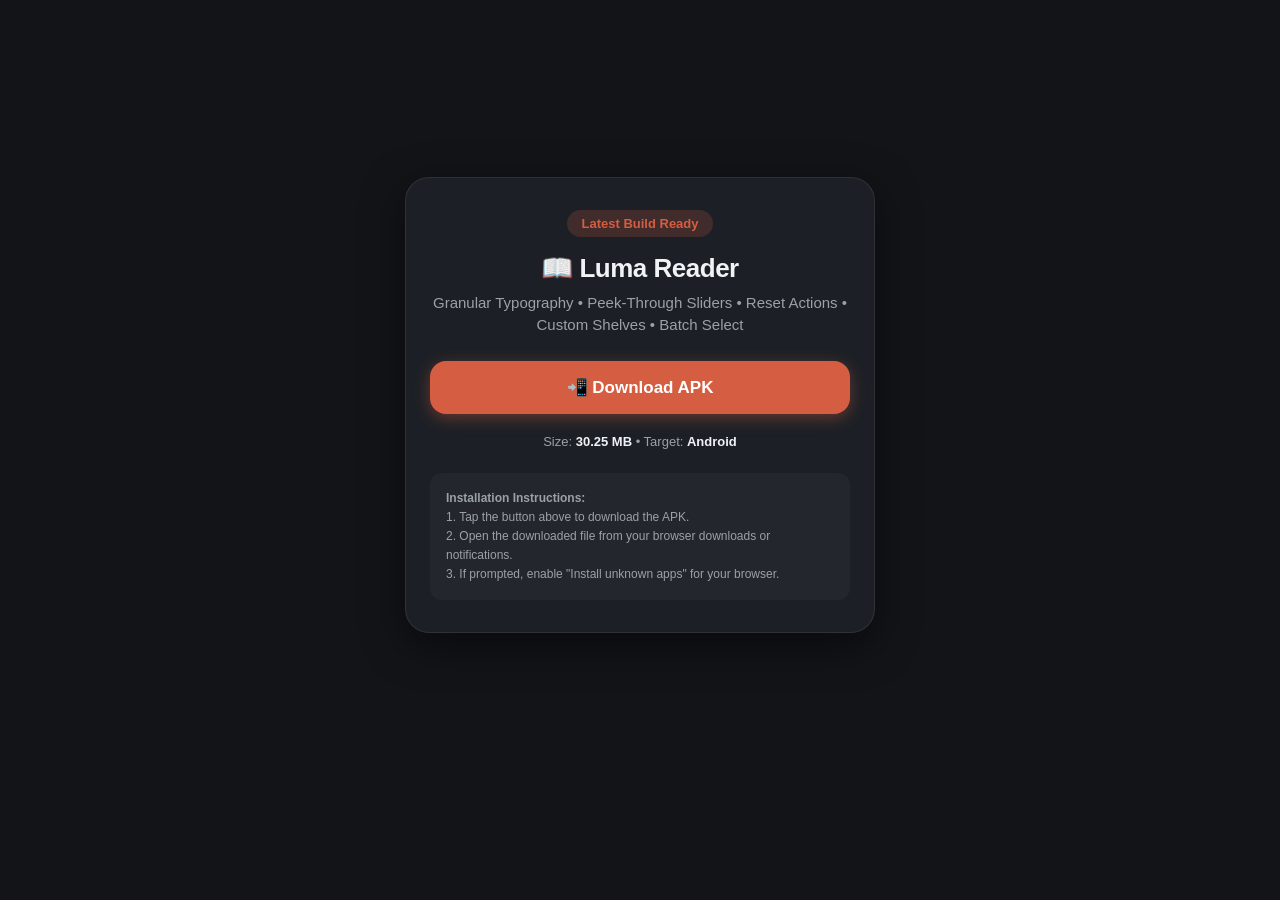
<file: index.html>
﻿<!DOCTYPE html>
<html lang="en">
<head>
  <meta charset="UTF-8">
  <meta name="viewport" content="width=device-width, initial-scale=1.0">
  <title>Luma Reader - Download APK</title>
  <style>
    :root {
      --bg: #121418;
      --card: #1c2026;
      --primary: #d45d42;
      --primary-hover: #e06d53;
      --text: #f0f2f5;
      --text-dim: #9ba1a6;
    }
    body {
      margin: 0;
      padding: 24px;
      font-family: -apple-system, BlinkMacSystemFont, "Segoe UI", Roboto, Helvetica, Arial, sans-serif;
      background-color: var(--bg);
      color: var(--text);
      display: flex;
      justify-content: center;
      align-items: center;
      min-height: 90vh;
      box-sizing: border-box;
    }
    .card {
      background: var(--card);
      border-radius: 24px;
      padding: 32px 24px;
      max-width: 420px;
      width: 100%;
      text-align: center;
      box-shadow: 0 12px 40px rgba(0,0,0,0.5);
      border: 1px solid rgba(255,255,255,0.08);
    }
    .badge {
      display: inline-block;
      padding: 6px 14px;
      border-radius: 999px;
      background: rgba(212, 93, 66, 0.2);
      color: var(--primary);
      font-weight: 600;
      font-size: 13px;
      margin-bottom: 16px;
    }
    h1 {
      margin: 0 0 8px 0;
      font-size: 26px;
      font-weight: 700;
      letter-spacing: -0.5px;
    }
    p {
      margin: 0 0 24px 0;
      color: var(--text-dim);
      font-size: 15px;
      line-height: 1.5;
    }
    .btn {
      display: block;
      width: 100%;
      padding: 16px;
      background: var(--primary);
      color: #fff;
      font-size: 17px;
      font-weight: 700;
      text-decoration: none;
      border-radius: 16px;
      box-sizing: border-box;
      transition: background 0.2s, transform 0.1s;
      box-shadow: 0 4px 16px rgba(212, 93, 66, 0.4);
    }
    .btn:active {
      transform: scale(0.98);
      background: var(--primary-hover);
    }
    .meta {
      margin-top: 20px;
      font-size: 13px;
      color: var(--text-dim);
    }
    .meta span {
      color: var(--text);
      font-weight: 600;
    }
    .instructions {
      margin-top: 24px;
      padding: 16px;
      background: rgba(255,255,255,0.03);
      border-radius: 12px;
      font-size: 12px;
      text-align: left;
      color: var(--text-dim);
      line-height: 1.6;
    }
  </style>
</head>
<body>
  <div class="card">
    <div class="badge">Latest Build Ready</div>
    <h1>📖 Luma Reader</h1>
    <p>Granular Typography • Peek-Through Sliders • Reset Actions • Custom Shelves • Batch Select</p>
    <a href="/LumaReader-debug.apk" class="btn" download>📲 Download APK</a>
    <div class="meta">Size: <span>30.25 MB</span> • Target: <span>Android</span></div>
    <div class="instructions">
      <strong>Installation Instructions:</strong><br>
      1. Tap the button above to download the APK.<br>
      2. Open the downloaded file from your browser downloads or notifications.<br>
      3. If prompted, enable "Install unknown apps" for your browser.
    </div>
  </div>
</body>
</html>
</file>
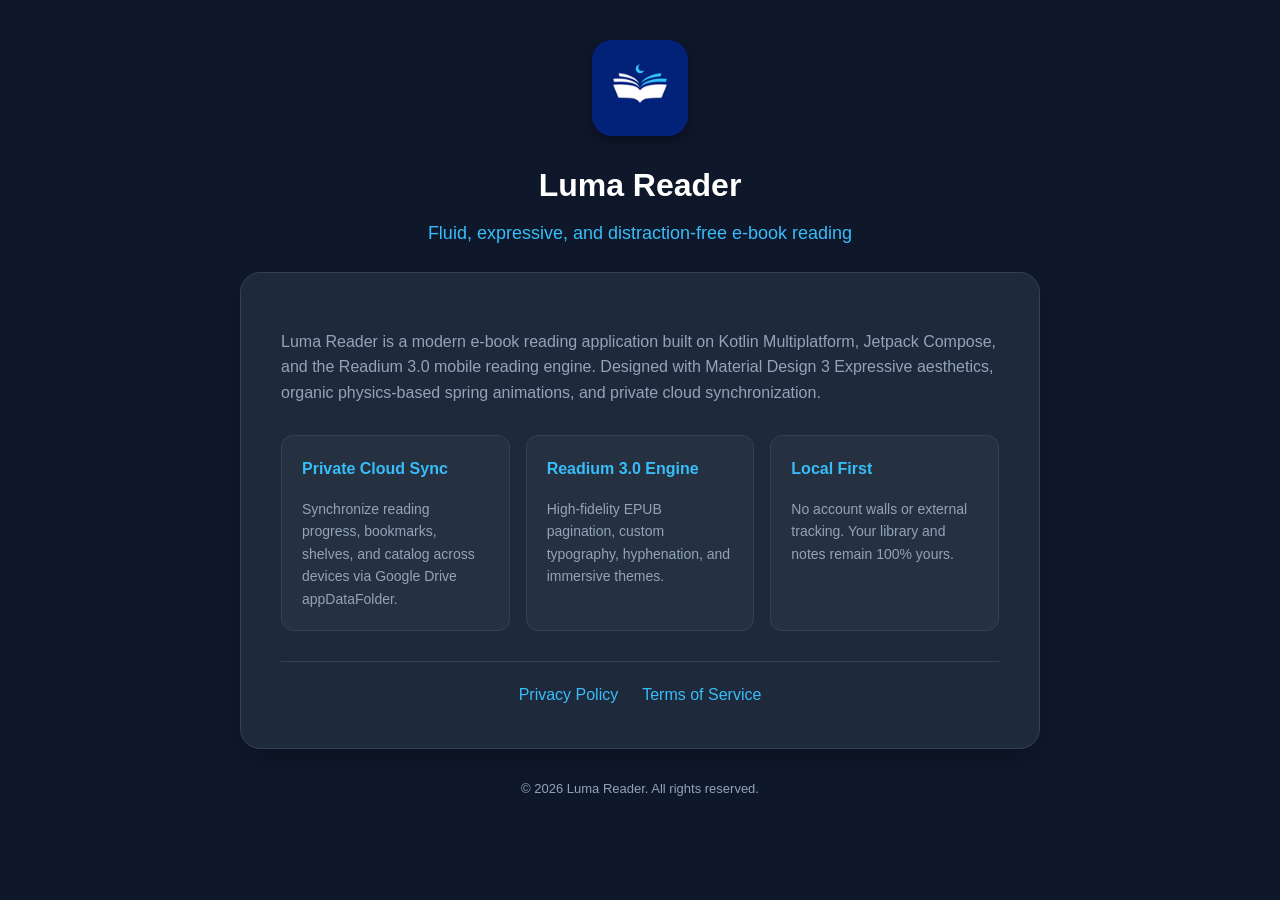
<file: docs/index.html>
<!DOCTYPE html>
<html lang="en">
<head>
    <meta charset="UTF-8">
    <meta name="viewport" content="width=device-width, initial-scale=1.0">
    <meta name="google-site-verification" content="google7e7b1540aababf56" />
    <title>Luma Reader - Modern, Expressive EPUB Reader</title>
    <style>
        :root {
            --bg-color: #0f172a;
            --card-bg: #1e293b;
            --text-primary: #f8fafc;
            --text-secondary: #94a3b8;
            --accent: #38bdf8;
            --border: #334155;
        }
        body {
            font-family: -apple-system, BlinkMacSystemFont, "Segoe UI", Roboto, Helvetica, Arial, sans-serif;
            background-color: var(--bg-color);
            color: var(--text-primary);
            line-height: 1.6;
            margin: 0;
            padding: 40px 20px;
        }
        .container {
            max-width: 800px;
            margin: 0 auto;
            text-align: center;
        }
        .card {
            background: var(--card-bg);
            padding: 40px;
            border-radius: 20px;
            border: 1px solid var(--border);
            box-shadow: 0 10px 25px -5px rgba(0, 0, 0, 0.3);
            text-align: left;
            margin-top: 24px;
        }
        .logo {
            width: 96px;
            height: 96px;
            border-radius: 20px;
            margin-bottom: 16px;
            box-shadow: 0 4px 12px rgba(0,0,0,0.4);
        }
        h1 {
            font-size: 32px;
            margin: 0 0 8px 0;
            color: #fff;
        }
        .tagline {
            font-size: 18px;
            color: var(--accent);
            margin-bottom: 24px;
        }
        p {
            color: var(--text-secondary);
            font-size: 16px;
        }
        .features {
            display: grid;
            grid-template-columns: repeat(auto-fit, minmax(200px, 1fr));
            gap: 16px;
            margin: 30px 0;
        }
        .feature-box {
            background: rgba(255, 255, 255, 0.03);
            padding: 20px;
            border-radius: 12px;
            border: 1px solid var(--border);
        }
        .feature-box h3 {
            margin-top: 0;
            color: var(--accent);
            font-size: 16px;
        }
        .feature-box p {
            font-size: 14px;
            margin-bottom: 0;
        }
        .links {
            margin-top: 30px;
            padding-top: 20px;
            border-top: 1px solid var(--border);
            display: flex;
            justify-content: center;
            gap: 24px;
        }
        a {
            color: var(--accent);
            text-decoration: none;
            font-weight: 500;
        }
        a:hover {
            text-decoration: underline;
        }
        .footer {
            margin-top: 30px;
            color: var(--text-secondary);
            font-size: 13px;
        }
    </style>
</head>
<body>
    <div class="container">
        <img src="../logo_120x120.png" alt="Luma Reader Logo" class="logo">
        <h1>Luma Reader</h1>
        <div class="tagline">Fluid, expressive, and distraction-free e-book reading</div>

        <div class="card">
            <p>Luma Reader is a modern e-book reading application built on Kotlin Multiplatform, Jetpack Compose, and the Readium 3.0 mobile reading engine. Designed with Material Design 3 Expressive aesthetics, organic physics-based spring animations, and private cloud synchronization.</p>

            <div class="features">
                <div class="feature-box">
                    <h3>Private Cloud Sync</h3>
                    <p>Synchronize reading progress, bookmarks, shelves, and catalog across devices via Google Drive appDataFolder.</p>
                </div>
                <div class="feature-box">
                    <h3>Readium 3.0 Engine</h3>
                    <p>High-fidelity EPUB pagination, custom typography, hyphenation, and immersive themes.</p>
                </div>
                <div class="feature-box">
                    <h3>Local First</h3>
                    <p>No account walls or external tracking. Your library and notes remain 100% yours.</p>
                </div>
            </div>

            <div class="links">
                <a href="privacy.html">Privacy Policy</a>
                <a href="terms.html">Terms of Service</a>
            </div>
        </div>

        <div class="footer">
            &copy; 2026 Luma Reader. All rights reserved.
        </div>
    </div>
</body>
</html>
</file>
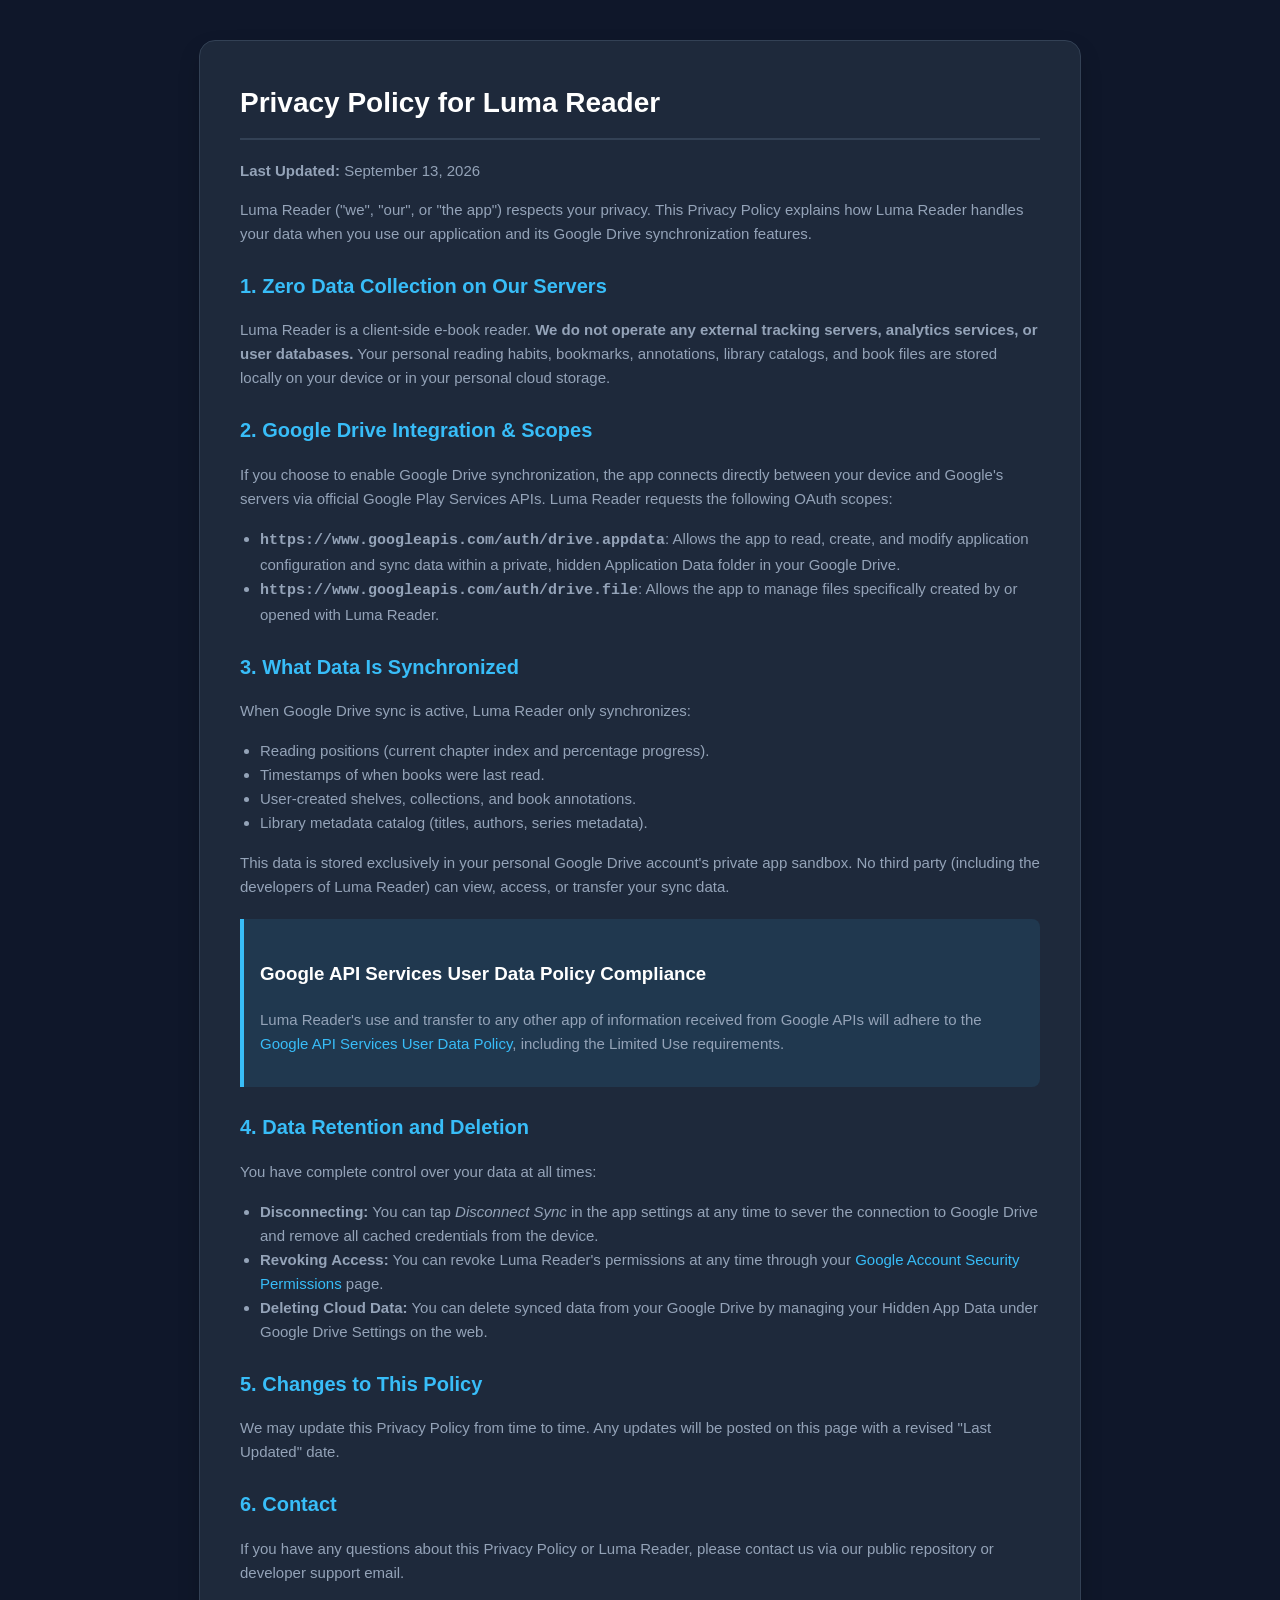
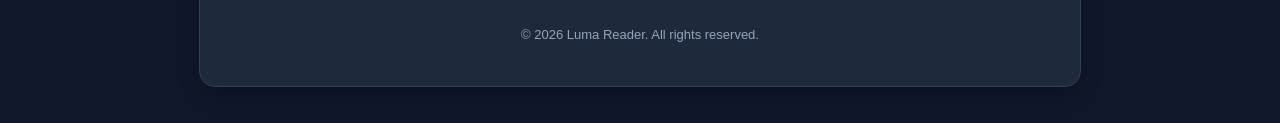
<file: docs/privacy.html>
<!DOCTYPE html>
<html lang="en">
<head>
    <meta charset="UTF-8">
    <meta name="viewport" content="width=device-width, initial-scale=1.0">
    <title>Privacy Policy - Luma Reader</title>
    <style>
        :root {
            --bg-color: #0f172a;
            --card-bg: #1e293b;
            --text-primary: #f8fafc;
            --text-secondary: #94a3b8;
            --accent: #38bdf8;
            --border: #334155;
        }
        body {
            font-family: -apple-system, BlinkMacSystemFont, "Segoe UI", Roboto, Helvetica, Arial, sans-serif;
            background-color: var(--bg-color);
            color: var(--text-primary);
            line-height: 1.6;
            margin: 0;
            padding: 40px 20px;
        }
        .container {
            max-width: 800px;
            margin: 0 auto;
            background: var(--card-bg);
            padding: 40px;
            border-radius: 16px;
            border: 1px solid var(--border);
            box-shadow: 0 10px 25px -5px rgba(0, 0, 0, 0.3);
        }
        h1, h2, h3 {
            color: #fff;
            margin-top: 24px;
        }
        h1 {
            font-size: 28px;
            border-bottom: 2px solid var(--border);
            padding-bottom: 12px;
            margin-top: 0;
        }
        h2 {
            font-size: 20px;
            color: var(--accent);
        }
        p, li {
            color: var(--text-secondary);
            font-size: 15px;
        }
        ul {
            padding-left: 20px;
        }
        a {
            color: var(--accent);
            text-decoration: none;
        }
        a:hover {
            text-decoration: underline;
        }
        .highlight-box {
            background: rgba(56, 189, 248, 0.1);
            border-left: 4px solid var(--accent);
            padding: 16px;
            margin: 20px 0;
            border-radius: 0 8px 8px 0;
        }
        .footer {
            margin-top: 40px;
            text-align: center;
            font-size: 13px;
            color: var(--text-secondary);
        }
    </style>
</head>
<body>
    <div class="container">
        <h1>Privacy Policy for Luma Reader</h1>
        <p><strong>Last Updated:</strong> September 13, 2026</p>

        <p>Luma Reader ("we", "our", or "the app") respects your privacy. This Privacy Policy explains how Luma Reader handles your data when you use our application and its Google Drive synchronization features.</p>

        <h2>1. Zero Data Collection on Our Servers</h2>
        <p>Luma Reader is a client-side e-book reader. <strong>We do not operate any external tracking servers, analytics services, or user databases.</strong> Your personal reading habits, bookmarks, annotations, library catalogs, and book files are stored locally on your device or in your personal cloud storage.</p>

        <h2>2. Google Drive Integration & Scopes</h2>
        <p>If you choose to enable Google Drive synchronization, the app connects directly between your device and Google's servers via official Google Play Services APIs. Luma Reader requests the following OAuth scopes:</p>
        <ul>
            <li><strong><code>https://www.googleapis.com/auth/drive.appdata</code></strong>: Allows the app to read, create, and modify application configuration and sync data within a private, hidden Application Data folder in your Google Drive.</li>
            <li><strong><code>https://www.googleapis.com/auth/drive.file</code></strong>: Allows the app to manage files specifically created by or opened with Luma Reader.</li>
        </ul>

        <h2>3. What Data Is Synchronized</h2>
        <p>When Google Drive sync is active, Luma Reader only synchronizes:</p>
        <ul>
            <li>Reading positions (current chapter index and percentage progress).</li>
            <li>Timestamps of when books were last read.</li>
            <li>User-created shelves, collections, and book annotations.</li>
            <li>Library metadata catalog (titles, authors, series metadata).</li>
        </ul>
        <p>This data is stored exclusively in your personal Google Drive account's private app sandbox. No third party (including the developers of Luma Reader) can view, access, or transfer your sync data.</p>

        <div class="highlight-box">
            <h3>Google API Services User Data Policy Compliance</h3>
            <p>Luma Reader's use and transfer to any other app of information received from Google APIs will adhere to the <a href="https://developers.google.com/terms/api-services-user-data-policy" target="_blank" rel="noopener">Google API Services User Data Policy</a>, including the Limited Use requirements.</p>
        </div>

        <h2>4. Data Retention and Deletion</h2>
        <p>You have complete control over your data at all times:</p>
        <ul>
            <li><strong>Disconnecting:</strong> You can tap <em>Disconnect Sync</em> in the app settings at any time to sever the connection to Google Drive and remove all cached credentials from the device.</li>
            <li><strong>Revoking Access:</strong> You can revoke Luma Reader's permissions at any time through your <a href="https://myaccount.google.com/permissions" target="_blank" rel="noopener">Google Account Security Permissions</a> page.</li>
            <li><strong>Deleting Cloud Data:</strong> You can delete synced data from your Google Drive by managing your Hidden App Data under Google Drive Settings on the web.</li>
        </ul>

        <h2>5. Changes to This Policy</h2>
        <p>We may update this Privacy Policy from time to time. Any updates will be posted on this page with a revised "Last Updated" date.</p>

        <h2>6. Contact</h2>
        <p>If you have any questions about this Privacy Policy or Luma Reader, please contact us via our public repository or developer support email.</p>

        <div class="footer">
            &copy; 2026 Luma Reader. All rights reserved.
        </div>
    </div>
</body>
</html>
</file>
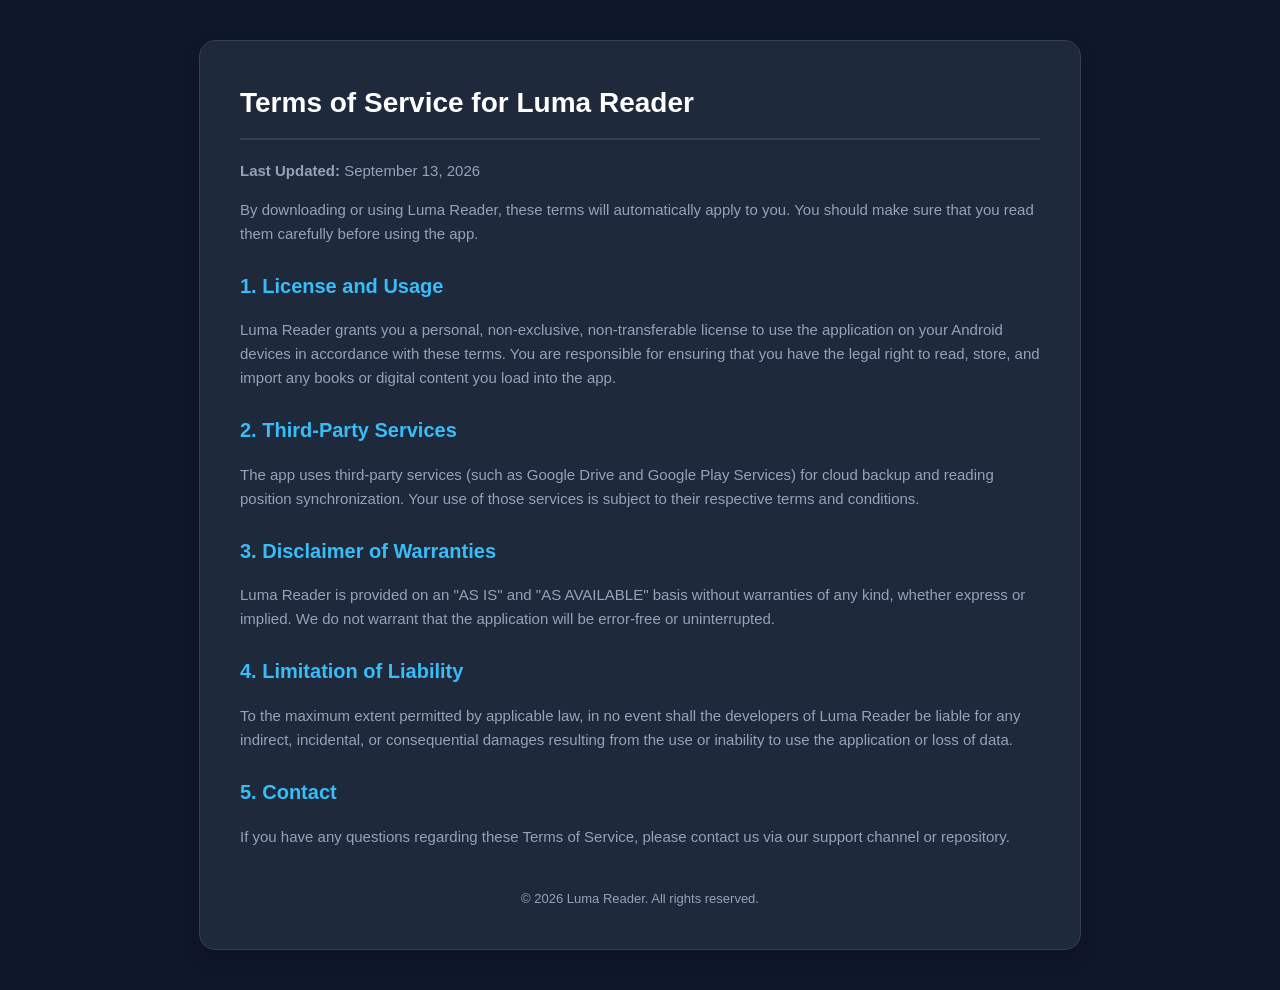
<file: docs/terms.html>
<!DOCTYPE html>
<html lang="en">
<head>
    <meta charset="UTF-8">
    <meta name="viewport" content="width=device-width, initial-scale=1.0">
    <title>Terms of Service - Luma Reader</title>
    <style>
        :root {
            --bg-color: #0f172a;
            --card-bg: #1e293b;
            --text-primary: #f8fafc;
            --text-secondary: #94a3b8;
            --accent: #38bdf8;
            --border: #334155;
        }
        body {
            font-family: -apple-system, BlinkMacSystemFont, "Segoe UI", Roboto, Helvetica, Arial, sans-serif;
            background-color: var(--bg-color);
            color: var(--text-primary);
            line-height: 1.6;
            margin: 0;
            padding: 40px 20px;
        }
        .container {
            max-width: 800px;
            margin: 0 auto;
            background: var(--card-bg);
            padding: 40px;
            border-radius: 16px;
            border: 1px solid var(--border);
            box-shadow: 0 10px 25px -5px rgba(0, 0, 0, 0.3);
        }
        h1, h2 {
            color: #fff;
            margin-top: 24px;
        }
        h1 {
            font-size: 28px;
            border-bottom: 2px solid var(--border);
            padding-bottom: 12px;
            margin-top: 0;
        }
        h2 {
            font-size: 20px;
            color: var(--accent);
        }
        p, li {
            color: var(--text-secondary);
            font-size: 15px;
        }
        a {
            color: var(--accent);
            text-decoration: none;
        }
        .footer {
            margin-top: 40px;
            text-align: center;
            font-size: 13px;
            color: var(--text-secondary);
        }
    </style>
</head>
<body>
    <div class="container">
        <h1>Terms of Service for Luma Reader</h1>
        <p><strong>Last Updated:</strong> September 13, 2026</p>

        <p>By downloading or using Luma Reader, these terms will automatically apply to you. You should make sure that you read them carefully before using the app.</p>

        <h2>1. License and Usage</h2>
        <p>Luma Reader grants you a personal, non-exclusive, non-transferable license to use the application on your Android devices in accordance with these terms. You are responsible for ensuring that you have the legal right to read, store, and import any books or digital content you load into the app.</p>

        <h2>2. Third-Party Services</h2>
        <p>The app uses third-party services (such as Google Drive and Google Play Services) for cloud backup and reading position synchronization. Your use of those services is subject to their respective terms and conditions.</p>

        <h2>3. Disclaimer of Warranties</h2>
        <p>Luma Reader is provided on an "AS IS" and "AS AVAILABLE" basis without warranties of any kind, whether express or implied. We do not warrant that the application will be error-free or uninterrupted.</p>

        <h2>4. Limitation of Liability</h2>
        <p>To the maximum extent permitted by applicable law, in no event shall the developers of Luma Reader be liable for any indirect, incidental, or consequential damages resulting from the use or inability to use the application or loss of data.</p>

        <h2>5. Contact</h2>
        <p>If you have any questions regarding these Terms of Service, please contact us via our support channel or repository.</p>

        <div class="footer">
            &copy; 2026 Luma Reader. All rights reserved.
        </div>
    </div>
</body>
</html>
</file>
